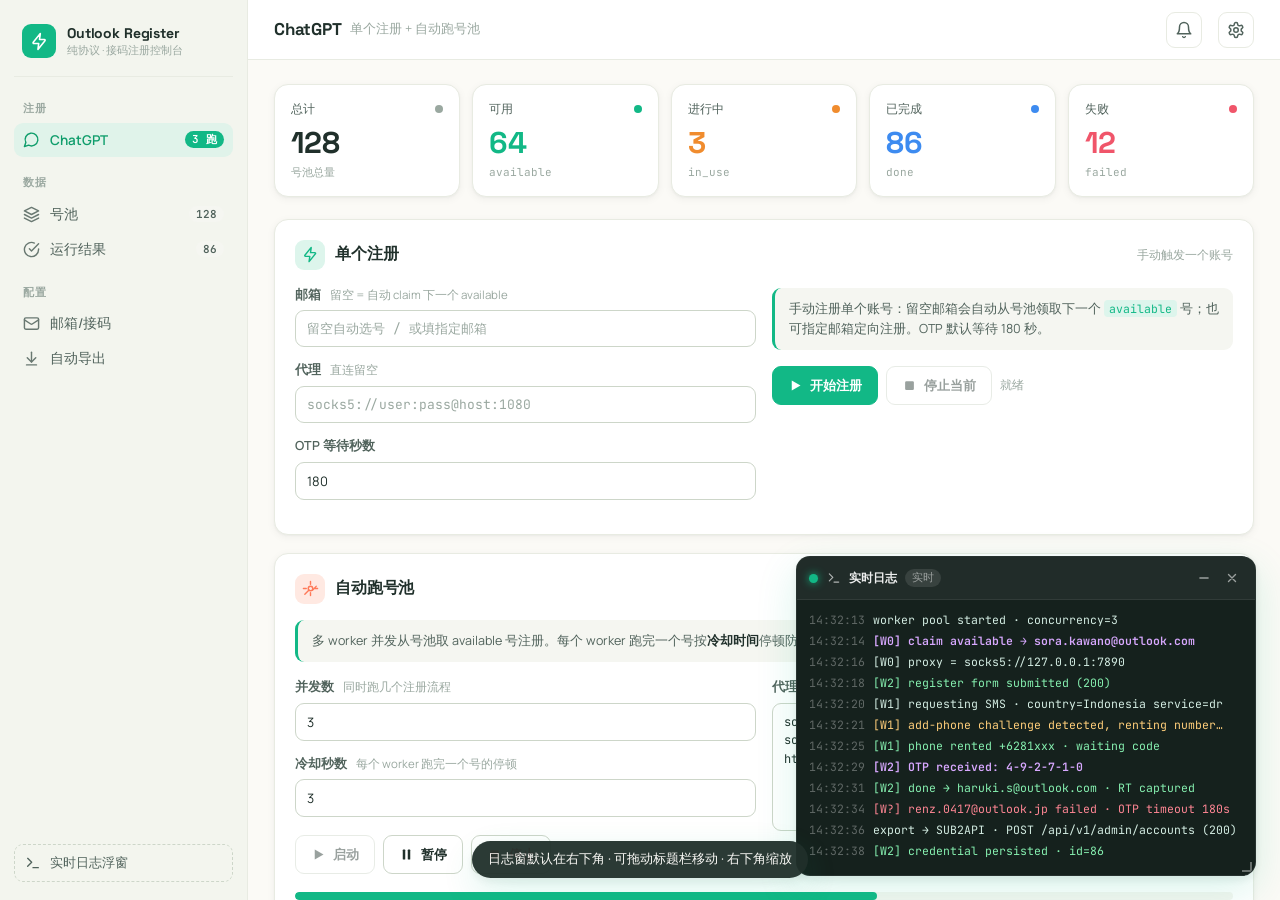
<file: Redesign Preview.html>
<!DOCTYPE html>
<html lang="zh-CN">
<head>
<meta charset="UTF-8">
<meta name="viewport" content="width=device-width,initial-scale=1.0">
<title>Outlook Register · 控制台</title>
<!--
  高保真设计稿 — 风格 E（柔彩活力：浅米 + 薄荷绿 + 珊瑚橙）
  布局：左侧导航（注册 / 数据 / 配置）+ 主内容区。日志 = 全局悬浮窗（拖拽/缩放/最小化）。
  导航结构：
    注册 → ChatGPT（单个注册 + 自动跑号池，同一页两块）
    数据 → 号池 / 运行结果（运行结果页内左右分栏：左 注册结果 · 右 运行记录）
    配置 → 邮箱来源 / SMS 接码 / 自动导出
  数据为假数据，用于看视觉方向，不接后端。
-->
<link rel="preconnect" href="https://fonts.googleapis.com">
<link rel="preconnect" href="https://fonts.gstatic.com" crossorigin>
<link href="https://fonts.googleapis.com/css2?family=Manrope:wght@400;500;600;700;800&family=Space+Grotesk:wght@400;500;600;700&family=JetBrains+Mono:wght@400;500;700&display=swap" rel="stylesheet">
<style>
/* ══════════════════════════════════════════════════════════════
   风格 E · 柔彩活力 —— 唯一主题，token 化便于后续接入真实页面
   ══════════════════════════════════════════════════════════════ */
:root {
  --font-ui: "Manrope", -apple-system, "PingFang SC", sans-serif;
  --font-display: "Space Grotesk", "Manrope", sans-serif;
  --font-mono: "JetBrains Mono", monospace;

  --bg: #fbfaf6;
  --surface: #ffffff;
  --surface-2: #f5f6f1;
  --surface-hover: #eef2ec;
  --nav-bg: #f3f5ee;
  --nav-active: #e0f3ea;
  --nav-active-text: #0f9d6b;

  --text: #20302b;
  --text-2: #51635c;
  --muted: #9aa8a0;
  --border: #e8ebe2;
  --border-strong: #cdd6c9;

  --accent: #12b886;
  --accent-hover: #0e9a72;
  --accent-soft: #ddf5ec;
  --on-accent: #ffffff;
  --accent-2: #ff7a59;
  --accent-2-soft: #ffe9e2;

  --ok: #12b886;   --ok-soft: #ddf5ec;
  --warn: #f08c2e; --warn-soft: #fdeedd;
  --bad: #f0556a;  --bad-soft: #fde1e5;
  --info: #3d8bf0; --info-soft: #e2eefd;

  --radius: 14px;
  --radius-sm: 9px;
  --radius-lg: 20px;
  --shadow-card: 0 2px 8px rgba(32,48,43,.05), 0 1px 2px rgba(32,48,43,.04);
  --shadow-float: 0 14px 40px rgba(18,184,134,.16), 0 4px 10px rgba(32,48,43,.08);
  --log-bg: #15211d;
  --log-text: #d3ece2;
}

* { box-sizing: border-box; }
.hidden { display: none !important; }

html, body { height: 100%; }
body {
  margin: 0;
  font-family: var(--font-ui);
  font-size: 14px;
  line-height: 1.5;
  background: var(--bg);
  color: var(--text);
  -webkit-font-smoothing: antialiased;
}

/* ── App 外框 ── */
.app { display: grid; grid-template-columns: 248px 1fr; height: 100vh; overflow: hidden; }

/* ── 左侧导航 ── */
.sidebar {
  background: var(--nav-bg);
  border-right: 1px solid var(--border);
  display: flex; flex-direction: column;
  padding: 18px 14px; gap: 4px; overflow-y: auto;
}
.brand {
  display: flex; align-items: center; gap: 11px;
  padding: 6px 8px 18px; margin-bottom: 6px;
  border-bottom: 1px solid var(--border);
}
.brand-mark {
  width: 34px; height: 34px; border-radius: var(--radius-sm);
  background: var(--accent); color: var(--on-accent);
  display: grid; place-items: center; flex-shrink: 0;
}
.brand-mark svg { width: 19px; height: 19px; }
.brand-text { display: flex; flex-direction: column; line-height: 1.25; min-width: 0; }
.brand-text .name { font-family: var(--font-display); font-weight: 700; font-size: 14px; letter-spacing: -.01em; white-space: nowrap; }
.brand-text .tag { font-size: 11px; color: var(--muted); white-space: nowrap; }

.nav-group { margin-top: 14px; }
.nav-group-label {
  font-size: 10.5px; font-weight: 600; text-transform: uppercase; letter-spacing: .08em;
  color: var(--muted); padding: 0 9px 6px;
}
.nav-item {
  display: flex; align-items: center; gap: 10px;
  padding: 8px 9px; border-radius: var(--radius-sm);
  color: var(--text-2); cursor: pointer; font-size: 13.5px; font-weight: 500;
  border: none; background: transparent; width: 100%; text-align: left;
  font-family: inherit; transition: background .14s, color .14s;
}
.nav-item svg { width: 17px; height: 17px; flex-shrink: 0; opacity: .85; }
.nav-item:hover { background: var(--surface-hover); color: var(--text); }
.nav-item.active { background: var(--nav-active); color: var(--nav-active-text); font-weight: 600; }
.nav-item.active svg { opacity: 1; }
.nav-badge {
  margin-left: auto; font-size: 11px; font-weight: 600; font-family: var(--font-mono);
  padding: 1px 7px; border-radius: 999px; background: var(--surface-2); color: var(--text-2);
}
.nav-item.active .nav-badge { background: var(--accent); color: var(--on-accent); }

.sidebar-foot { margin-top: auto; padding-top: 14px; }
.log-reopen {
  display: flex; align-items: center; gap: 9px; width: 100%;
  padding: 9px 10px; border-radius: var(--radius-sm);
  border: 1px dashed var(--border-strong); background: transparent;
  color: var(--text-2); cursor: pointer; font-family: inherit; font-size: 12.5px; font-weight: 500;
  transition: all .14s;
}
.log-reopen:hover { border-color: var(--accent); color: var(--accent); }
.log-reopen svg { width: 16px; height: 16px; }

/* ── 右侧主区 ── */
.main { display: flex; flex-direction: column; overflow: hidden; }
.topbar {
  display: flex; align-items: center; gap: 16px;
  padding: 0 26px; height: 60px; flex-shrink: 0;
  border-bottom: 1px solid var(--border); background: var(--surface);
}
.page-title { font-family: var(--font-display); font-size: 17px; font-weight: 700; letter-spacing: -.01em; }
.page-sub { font-size: 12.5px; color: var(--muted); margin-left: -8px; }
.topbar-spacer { flex: 1; }
.icon-btn {
  width: 36px; height: 36px; display: grid; place-items: center;
  border-radius: var(--radius-sm); border: 1px solid var(--border);
  background: var(--surface); color: var(--text-2); cursor: pointer; transition: all .14s;
}
.icon-btn:hover { color: var(--accent); border-color: var(--accent); }
.icon-btn svg { width: 18px; height: 18px; }

.content { flex: 1; overflow-y: auto; padding: 24px 26px 60px; }
.page { display: none; }
.page.active { display: block; animation: fade .25s ease; }
@keyframes fade { from { opacity: 0; transform: translateY(6px); } to { opacity: 1; transform: none; } }

/* ── KPI 状态条 ── */
.kpis { display: grid; grid-template-columns: repeat(5, 1fr); gap: 12px; margin-bottom: 22px; }
.kpi {
  background: var(--surface); border: 1px solid var(--border); border-radius: var(--radius);
  padding: 15px 16px; box-shadow: var(--shadow-card);
}
.kpi .k-top { display: flex; align-items: center; justify-content: space-between; margin-bottom: 10px; }
.kpi .k-label { font-size: 12px; color: var(--text-2); font-weight: 500; }
.kpi .k-dot { width: 8px; height: 8px; border-radius: 50%; }
.kpi .k-val { font-family: var(--font-display); font-size: 30px; font-weight: 700; letter-spacing: -.02em; line-height: 1; }
.kpi.t-total .k-val { color: var(--text); }
.kpi.t-ok   .k-val { color: var(--ok); }   .kpi.t-ok   .k-dot { background: var(--ok); }
.kpi.t-warn .k-val { color: var(--warn); } .kpi.t-warn .k-dot { background: var(--warn); }
.kpi.t-info .k-val { color: var(--info); } .kpi.t-info .k-dot { background: var(--info); }
.kpi.t-bad  .k-val { color: var(--bad); }  .kpi.t-bad  .k-dot { background: var(--bad); }
.kpi .k-foot { font-size: 11px; color: var(--muted); margin-top: 6px; font-family: var(--font-mono); }

/* ── 卡片 ── */
.card {
  background: var(--surface); border: 1px solid var(--border); border-radius: var(--radius);
  box-shadow: var(--shadow-card); padding: 20px; margin-bottom: 18px;
}
.card-head { display: flex; align-items: center; gap: 10px; margin-bottom: 16px; }
.card-head .ch-icon {
  width: 30px; height: 30px; border-radius: var(--radius-sm);
  background: var(--accent-soft); color: var(--accent); display: grid; place-items: center; flex-shrink: 0;
}
.card-head .ch-icon.alt { background: var(--accent-2-soft); color: var(--accent-2); }
.card-head .ch-icon svg { width: 17px; height: 17px; }
.card-head h2 { margin: 0; font-family: var(--font-display); font-size: 15.5px; font-weight: 700; letter-spacing: -.01em; }
.card-head .ch-sub { font-size: 12px; color: var(--muted); margin-left: auto; }

.grid-2 { display: grid; grid-template-columns: 1fr 1fr; gap: 16px; }
@media (max-width: 1180px){ .grid-2 { grid-template-columns: 1fr; } }

/* 运行结果页：左右分栏（左 注册结果 宽，右 运行记录 窄） */
.split-2 { display: grid; grid-template-columns: 1.35fr 1fr; gap: 16px; align-items: start; }
@media (max-width: 1240px){ .split-2 { grid-template-columns: 1fr; } }

/* ── 表单 ── */
.field { margin-bottom: 14px; }
.field > label { display: block; font-size: 12.5px; font-weight: 600; color: var(--text-2); margin-bottom: 6px; }
.field .hint-inline { font-weight: 400; color: var(--muted); margin-left: 6px; font-size: 11.5px; }
input[type=text], input[type=password], input[type=number], select, textarea {
  width: 100%; font-family: var(--font-ui); font-size: 13px; color: var(--text);
  background: var(--surface); border: 1px solid var(--border-strong); border-radius: var(--radius-sm);
  padding: 9px 11px; transition: border-color .14s, box-shadow .14s;
}
textarea { resize: vertical; font-family: var(--font-mono); font-size: 12px; line-height: 1.55; }
input::placeholder, textarea::placeholder { color: var(--muted); }
input:focus, select:focus, textarea:focus { outline: none; border-color: var(--accent); box-shadow: 0 0 0 3px var(--accent-soft); }
.field-mono input { font-family: var(--font-mono); }

/* ── 按钮 ── */
.btn {
  display: inline-flex; align-items: center; gap: 7px;
  font-family: var(--font-ui); font-size: 13px; font-weight: 600;
  padding: 9px 15px; border-radius: var(--radius-sm);
  border: 1px solid var(--border-strong); background: var(--surface); color: var(--text);
  cursor: pointer; transition: all .14s; white-space: nowrap;
}
.btn svg { width: 15px; height: 15px; }
.btn:hover { border-color: var(--accent); color: var(--accent); background: var(--surface-hover); }
.btn-primary { background: var(--accent); color: var(--on-accent); border-color: var(--accent); }
.btn-primary:hover { background: var(--accent-hover); border-color: var(--accent-hover); color: var(--on-accent); }
.btn-ghost { background: transparent; border-color: transparent; }
.btn-ghost:hover { background: var(--surface-hover); }
.btn-danger { color: var(--bad); border-color: var(--border-strong); }
.btn-danger:hover { background: var(--bad-soft); border-color: var(--bad); color: var(--bad); }
.btn-sm { padding: 6px 11px; font-size: 12px; }
.btn:disabled { opacity: .45; cursor: not-allowed; }

.toolbar { display: flex; align-items: center; gap: 8px; flex-wrap: wrap; margin-bottom: 14px; }
.toolbar .tb-spacer { flex: 1; }

/* ── 段控 ── */
.seg { display: inline-flex; gap: 2px; padding: 3px; background: var(--surface-2); border-radius: var(--radius-sm); border: 1px solid var(--border); }
.seg button {
  border: none; background: transparent; padding: 5px 12px; border-radius: calc(var(--radius-sm) - 2px);
  font-family: inherit; font-size: 12.5px; font-weight: 600; color: var(--text-2); cursor: pointer; transition: all .14s;
}
.seg button.active { background: var(--surface); color: var(--accent); box-shadow: var(--shadow-card); }

/* ── 表格 ── */
.table-wrap { border: 1px solid var(--border); border-radius: var(--radius); overflow: hidden; background: var(--surface); }
table { width: 100%; border-collapse: collapse; font-size: 12.5px; }
thead th {
  text-align: left; padding: 11px 14px; font-size: 11px; font-weight: 600;
  text-transform: uppercase; letter-spacing: .04em; color: var(--muted);
  background: var(--surface-2); border-bottom: 1px solid var(--border); white-space: nowrap;
}
tbody td { padding: 11px 14px; border-bottom: 1px solid var(--border); color: var(--text-2); }
tbody tr:last-child td { border-bottom: none; }
tbody tr { transition: background .12s; }
tbody tr:hover { background: var(--surface-hover); }
.cell-mono { font-family: var(--font-mono); font-size: 11.5px; color: var(--text); }
.cell-email { font-weight: 600; color: var(--text); }
.cell-token {
  font-family: var(--font-mono); font-size: 11px; color: var(--muted);
  max-width: 140px; overflow: hidden; text-overflow: ellipsis; white-space: nowrap;
  display: inline-block; vertical-align: middle;
}
td.col-check, th.col-check { width: 38px; text-align: center; }
input[type=checkbox] { width: 15px; height: 15px; accent-color: var(--accent); cursor: pointer; }

.badge {
  display: inline-flex; align-items: center; gap: 5px;
  font-size: 11px; font-weight: 600; padding: 3px 9px; border-radius: 999px; font-family: var(--font-ui);
}
.badge::before { content: ""; width: 6px; height: 6px; border-radius: 50%; }
.badge.s-available { background: var(--ok-soft); color: var(--ok); }   .badge.s-available::before { background: var(--ok); }
.badge.s-in_use { background: var(--warn-soft); color: var(--warn); }  .badge.s-in_use::before { background: var(--warn); }
.badge.s-done { background: var(--info-soft); color: var(--info); }    .badge.s-done::before { background: var(--info); }
.badge.s-failed { background: var(--bad-soft); color: var(--bad); }    .badge.s-failed::before { background: var(--bad); }
.badge.s-running { background: var(--warn-soft); color: var(--warn); } .badge.s-running::before { background: var(--warn); }

.row-actions { display: flex; gap: 4px; }
.row-actions button {
  width: 28px; height: 28px; display: grid; place-items: center;
  border: 1px solid var(--border); background: var(--surface); border-radius: var(--radius-sm);
  color: var(--muted); cursor: pointer; transition: all .14s;
}
.row-actions button:hover { color: var(--accent); border-color: var(--accent); }
.row-actions button.danger:hover { color: var(--bad); border-color: var(--bad); }
.row-actions svg { width: 14px; height: 14px; }

/* ── 提示条 ── */
.hint {
  font-size: 12.5px; color: var(--text-2); line-height: 1.6;
  background: var(--surface-2); border-left: 3px solid var(--accent);
  padding: 11px 14px; border-radius: var(--radius-sm); margin-bottom: 16px;
}
.hint code { font-family: var(--font-mono); font-size: 11.5px; background: var(--accent-soft); color: var(--accent); padding: 1px 5px; border-radius: 4px; }
.hint b { color: var(--text); }

fieldset { border: 1px solid var(--border); border-radius: var(--radius); padding: 16px; margin: 0 0 16px; }
legend { font-family: var(--font-display); font-weight: 700; font-size: 13px; padding: 0 8px; color: var(--text); letter-spacing: -.01em; }
.check-line { display: flex; align-items: flex-start; gap: 9px; padding: 8px 0; cursor: pointer; }
.check-line input { margin-top: 2px; }
.check-line .cl-text { font-size: 13px; }
.check-line .cl-text b { font-weight: 600; }
.check-line .cl-text small { display: block; color: var(--muted); font-size: 11.5px; margin-top: 2px; }

/* 进度条 */
.progress { height: 8px; border-radius: 999px; background: var(--surface-2); overflow: hidden; margin: 4px 0; }
.progress > i { display: block; height: 100%; background: var(--accent); border-radius: 999px; }
.worker-row { display: flex; align-items: center; gap: 10px; padding: 9px 12px; background: var(--surface-2); border-radius: var(--radius-sm); margin-top: 8px; font-size: 12.5px; }
.worker-row .w-id { font-family: var(--font-mono); font-weight: 600; color: var(--accent); }
.worker-row .w-mail { font-family: var(--font-mono); color: var(--text-2); }
.worker-row .w-stage { margin-left: auto; color: var(--muted); }

/* 分区分隔（ChatGPT 页内两块之间） */
.section-split { height: 1px; background: var(--border); margin: 22px 0; border: none; }

/* ══════════════════════════════════════════════════════════════
   全局悬浮日志窗
   ══════════════════════════════════════════════════════════════ */
.logwin {
  position: fixed; width: 460px; height: 320px; min-width: 320px; min-height: 140px;
  background: var(--log-bg); border-radius: var(--radius); box-shadow: var(--shadow-float);
  display: flex; flex-direction: column; overflow: hidden; z-index: 900;
  border: 1px solid rgba(255,255,255,.08);
}
.logwin.minimized { height: auto !important; }
.logwin.minimized .logwin-body, .logwin.minimized .logwin-resize { display: none; }
.logwin-head {
  display: flex; align-items: center; gap: 9px; padding: 9px 12px; cursor: grab;
  background: rgba(255,255,255,.05); border-bottom: 1px solid rgba(255,255,255,.07); user-select: none;
}
.logwin-head:active { cursor: grabbing; }
.logwin.minimized .logwin-head { border-bottom: none; }
.logwin-dot { width: 9px; height: 9px; border-radius: 50%; background: var(--ok); box-shadow: 0 0 8px var(--ok); flex-shrink: 0; }
.logwin-title { font-family: var(--font-mono); font-size: 12px; font-weight: 600; color: rgba(255,255,255,.92); display: flex; align-items: center; gap: 8px; }
.logwin-title .lw-count { font-size: 10.5px; font-weight: 500; color: rgba(255,255,255,.5); background: rgba(255,255,255,.1); padding: 1px 7px; border-radius: 999px; }
.logwin-tools { margin-left: auto; display: flex; gap: 4px; }
.logwin-tools button { width: 24px; height: 24px; display: grid; place-items: center; border: none; background: transparent; color: rgba(255,255,255,.55); border-radius: 6px; cursor: pointer; transition: all .14s; }
.logwin-tools button:hover { background: rgba(255,255,255,.14); color: #fff; }
.logwin-tools svg { width: 14px; height: 14px; }
.logwin-body { flex: 1; overflow-y: auto; padding: 10px 12px; font-family: var(--font-mono); font-size: 11.5px; line-height: 1.65; color: var(--log-text); }
.logwin-body::-webkit-scrollbar { width: 8px; }
.logwin-body::-webkit-scrollbar-thumb { background: rgba(255,255,255,.15); border-radius: 4px; }
.log-line { white-space: pre-wrap; word-break: break-all; padding: 1px 0; }
.log-line .ts { color: rgba(255,255,255,.32); margin-right: 8px; }
.log-line.err .msg { color: #ff8694; }
.log-line.warn .msg { color: #ffce7a; }
.log-line.ok .msg { color: #86f0b0; }
.log-line.evt .msg { color: #d8a8ff; font-weight: 600; }
.log-line.info .msg { color: var(--log-text); }
.logwin-resize { position: absolute; right: 0; bottom: 0; width: 18px; height: 18px; cursor: nwse-resize; z-index: 2; }
.logwin-resize::after { content: ""; position: absolute; right: 3px; bottom: 3px; width: 8px; height: 8px; border-right: 2px solid rgba(255,255,255,.35); border-bottom: 2px solid rgba(255,255,255,.35); }

.log-fab {
  position: fixed; right: 24px; bottom: 24px; z-index: 901;
  display: flex; align-items: center; gap: 8px; padding: 11px 16px; border-radius: 999px;
  background: var(--accent); color: var(--on-accent); border: none; box-shadow: var(--shadow-float);
  cursor: pointer; font-family: var(--font-ui); font-size: 13px; font-weight: 600;
}
.log-fab svg { width: 17px; height: 17px; }

.content::-webkit-scrollbar, .sidebar::-webkit-scrollbar { width: 10px; }
.content::-webkit-scrollbar-thumb, .sidebar::-webkit-scrollbar-thumb { background: var(--border-strong); border-radius: 5px; border: 3px solid var(--bg); }

.demo-tip {
  position: fixed; left: 50%; bottom: 22px; transform: translateX(-50%);
  background: var(--text); color: var(--bg); padding: 9px 16px; border-radius: 999px;
  font-size: 12.5px; font-weight: 500; box-shadow: var(--shadow-float); z-index: 950;
  opacity: 0; pointer-events: none; transition: opacity .3s; white-space: nowrap;
}
.demo-tip.show { opacity: .95; }
</style>
</head>
<body>

<!-- ══════════ SVG 图标库（线性图标）══════════ -->
<svg width="0" height="0" style="position:absolute" aria-hidden="true">
  <symbol id="i-bolt" viewBox="0 0 24 24" fill="none" stroke="currentColor" stroke-width="2" stroke-linecap="round" stroke-linejoin="round"><path d="M13 2L4.09 12.97a1 1 0 0 0 .76 1.63H11l-1 7.4 8.91-10.97a1 1 0 0 0-.76-1.63H12l1-6.8z"/></symbol>
  <symbol id="i-layers" viewBox="0 0 24 24" fill="none" stroke="currentColor" stroke-width="2" stroke-linecap="round" stroke-linejoin="round"><path d="M12 2 2 7l10 5 10-5-10-5z"/><path d="m2 17 10 5 10-5"/><path d="m2 12 10 5 10-5"/></symbol>
  <symbol id="i-check-circle" viewBox="0 0 24 24" fill="none" stroke="currentColor" stroke-width="2" stroke-linecap="round" stroke-linejoin="round"><path d="M22 11.08V12a10 10 0 1 1-5.93-9.14"/><path d="m9 11 3 3L22 4"/></symbol>
  <symbol id="i-history" viewBox="0 0 24 24" fill="none" stroke="currentColor" stroke-width="2" stroke-linecap="round" stroke-linejoin="round"><path d="M3 12a9 9 0 1 0 9-9 9.75 9.75 0 0 0-6.74 2.74L3 8"/><path d="M3 3v5h5"/><path d="M12 7v5l4 2"/></symbol>
  <symbol id="i-mail" viewBox="0 0 24 24" fill="none" stroke="currentColor" stroke-width="2" stroke-linecap="round" stroke-linejoin="round"><rect width="20" height="16" x="2" y="4" rx="2"/><path d="m22 7-8.97 5.7a1.94 1.94 0 0 1-2.06 0L2 7"/></symbol>
  <symbol id="i-phone" viewBox="0 0 24 24" fill="none" stroke="currentColor" stroke-width="2" stroke-linecap="round" stroke-linejoin="round"><rect width="14" height="20" x="5" y="2" rx="2"/><path d="M12 18h.01"/></symbol>
  <symbol id="i-upload" viewBox="0 0 24 24" fill="none" stroke="currentColor" stroke-width="2" stroke-linecap="round" stroke-linejoin="round"><path d="M21 15v4a2 2 0 0 1-2 2H5a2 2 0 0 1-2-2v-4"/><path d="M17 8l-5-5-5 5"/><path d="M12 3v12"/></symbol>
  <symbol id="i-terminal" viewBox="0 0 24 24" fill="none" stroke="currentColor" stroke-width="2" stroke-linecap="round" stroke-linejoin="round"><path d="m4 17 6-6-6-6"/><path d="M12 19h8"/></symbol>
  <symbol id="i-refresh" viewBox="0 0 24 24" fill="none" stroke="currentColor" stroke-width="2" stroke-linecap="round" stroke-linejoin="round"><path d="M3 12a9 9 0 0 1 9-9 9.75 9.75 0 0 1 6.74 2.74L21 8"/><path d="M21 3v5h-5"/><path d="M21 12a9 9 0 0 1-9 9 9.75 9.75 0 0 1-6.74-2.74L3 16"/><path d="M8 16H3v5"/></symbol>
  <symbol id="i-trash" viewBox="0 0 24 24" fill="none" stroke="currentColor" stroke-width="2" stroke-linecap="round" stroke-linejoin="round"><path d="M3 6h18"/><path d="M19 6v14a2 2 0 0 1-2 2H7a2 2 0 0 1-2-2V6m3 0V4a2 2 0 0 1 2-2h4a2 2 0 0 1 2 2v2"/></symbol>
  <symbol id="i-copy" viewBox="0 0 24 24" fill="none" stroke="currentColor" stroke-width="2" stroke-linecap="round" stroke-linejoin="round"><rect width="14" height="14" x="8" y="8" rx="2"/><path d="M4 16c-1.1 0-2-.9-2-2V4c0-1.1.9-2 2-2h10c1.1 0 2 .9 2 2"/></symbol>
  <symbol id="i-eye" viewBox="0 0 24 24" fill="none" stroke="currentColor" stroke-width="2" stroke-linecap="round" stroke-linejoin="round"><path d="M2 12s3-7 10-7 10 7 10 7-3 7-10 7-10-7-10-7z"/><circle cx="12" cy="12" r="3"/></symbol>
  <symbol id="i-play" viewBox="0 0 24 24" fill="currentColor"><path d="M6 4l14 8-14 8V4z"/></symbol>
  <symbol id="i-stop" viewBox="0 0 24 24" fill="currentColor"><rect x="5" y="5" width="14" height="14" rx="2"/></symbol>
  <symbol id="i-pause" viewBox="0 0 24 24" fill="currentColor"><rect x="6" y="4" width="4" height="16" rx="1"/><rect x="14" y="4" width="4" height="16" rx="1"/></symbol>
  <symbol id="i-minus" viewBox="0 0 24 24" fill="none" stroke="currentColor" stroke-width="2.4" stroke-linecap="round"><path d="M5 12h14"/></symbol>
  <symbol id="i-x" viewBox="0 0 24 24" fill="none" stroke="currentColor" stroke-width="2.4" stroke-linecap="round"><path d="M18 6 6 18M6 6l12 12"/></symbol>
  <symbol id="i-settings" viewBox="0 0 24 24" fill="none" stroke="currentColor" stroke-width="2" stroke-linecap="round" stroke-linejoin="round"><path d="M12.22 2h-.44a2 2 0 0 0-2 2v.18a2 2 0 0 1-1 1.73l-.43.25a2 2 0 0 1-2 0l-.15-.08a2 2 0 0 0-2.73.73l-.22.38a2 2 0 0 0 .73 2.73l.15.1a2 2 0 0 1 1 1.72v.51a2 2 0 0 1-1 1.74l-.15.09a2 2 0 0 0-.73 2.73l.22.38a2 2 0 0 0 2.73.73l.15-.08a2 2 0 0 1 2 0l.43.25a2 2 0 0 1 1 1.73V20a2 2 0 0 0 2 2h.44a2 2 0 0 0 2-2v-.18a2 2 0 0 1 1-1.73l.43-.25a2 2 0 0 1 2 0l.15.08a2 2 0 0 0 2.73-.73l.22-.39a2 2 0 0 0-.73-2.73l-.15-.08a2 2 0 0 1-1-1.74v-.5a2 2 0 0 1 1-1.74l.15-.09a2 2 0 0 0 .73-2.73l-.22-.38a2 2 0 0 0-2.73-.73l-.15.08a2 2 0 0 1-2 0l-.43-.25a2 2 0 0 1-1-1.73V4a2 2 0 0 0-2-2z"/><circle cx="12" cy="12" r="3"/></symbol>
  <symbol id="i-export" viewBox="0 0 24 24" fill="none" stroke="currentColor" stroke-width="2" stroke-linecap="round" stroke-linejoin="round"><path d="M12 17V3"/><path d="m6 11 6 6 6-6"/><path d="M19 21H5"/></symbol>
  <symbol id="i-plug" viewBox="0 0 24 24" fill="none" stroke="currentColor" stroke-width="2" stroke-linecap="round" stroke-linejoin="round"><path d="M12 22v-5"/><path d="M9 8V2"/><path d="M15 8V2"/><path d="M18 8v5a4 4 0 0 1-4 4h-4a4 4 0 0 1-4-4V8z"/></symbol>
  <symbol id="i-bell" viewBox="0 0 24 24" fill="none" stroke="currentColor" stroke-width="2" stroke-linecap="round" stroke-linejoin="round"><path d="M6 8a6 6 0 0 1 12 0c0 7 3 9 3 9H3s3-2 3-9"/><path d="M10.3 21a1.94 1.94 0 0 0 3.4 0"/></symbol>
  <symbol id="i-spark" viewBox="0 0 24 24" fill="none" stroke="currentColor" stroke-width="2" stroke-linecap="round" stroke-linejoin="round"><path d="M9.94 14.06 4 20m11.06-5.94L20 9m-8-7v4m0 12v4m10-10h-4M6 12H2"/><circle cx="12" cy="12" r="3.2"/></symbol>
  <symbol id="i-message" viewBox="0 0 24 24" fill="none" stroke="currentColor" stroke-width="2" stroke-linecap="round" stroke-linejoin="round"><path d="M7.9 20A9 9 0 1 0 4 16.1L2 22z"/></symbol>
</svg>

<div class="app">
  <!-- ════════ 左侧导航 ════════ -->
  <aside class="sidebar">
    <div class="brand">
      <div class="brand-mark"><svg><use href="#i-bolt"/></svg></div>
      <div class="brand-text">
        <span class="name">Outlook Register</span>
        <span class="tag">纯协议 · 接码注册控制台</span>
      </div>
    </div>

    <nav class="nav-group">
      <div class="nav-group-label">注册</div>
      <button class="nav-item active" data-page="chatgpt">
        <svg><use href="#i-message"/></svg> ChatGPT
        <span class="nav-badge">3 跑</span>
      </button>
    </nav>

    <nav class="nav-group">
      <div class="nav-group-label">数据</div>
      <button class="nav-item" data-page="pool">
        <svg><use href="#i-layers"/></svg> 号池
        <span class="nav-badge">128</span>
      </button>
      <button class="nav-item" data-page="results">
        <svg><use href="#i-check-circle"/></svg> 运行结果
        <span class="nav-badge">86</span>
      </button>
    </nav>

    <nav class="nav-group">
      <div class="nav-group-label">配置</div>
      <button class="nav-item" data-page="mailsms">
        <svg><use href="#i-mail"/></svg> 邮箱/接码
      </button>
      <button class="nav-item" data-page="export">
        <svg><use href="#i-export"/></svg> 自动导出
      </button>
    </nav>

    <div class="sidebar-foot">
      <button class="log-reopen" id="navLogToggle">
        <svg><use href="#i-terminal"/></svg> 实时日志浮窗
      </button>
    </div>
  </aside>

  <!-- ════════ 右侧主区 ════════ -->
  <div class="main">
    <header class="topbar">
      <span class="page-title" id="pageTitle">ChatGPT</span>
      <span class="page-sub" id="pageSub">单个注册 + 自动跑号池</span>
      <div class="topbar-spacer"></div>
      <button class="icon-btn" title="通知"><svg><use href="#i-bell"/></svg></button>
      <button class="icon-btn" title="设置"><svg><use href="#i-settings"/></svg></button>
    </header>

    <div class="content" id="content"></div>
  </div>
</div>

<!-- ════════ 全局悬浮日志窗 ════════ -->
<div class="logwin" id="logwin">
  <div class="logwin-head" id="logwinHead">
    <span class="logwin-dot"></span>
    <span class="logwin-title">
      <svg width="14" height="14" style="opacity:.7"><use href="#i-terminal"/></svg>
      实时日志
      <span class="lw-count" id="logCount">实时</span>
    </span>
    <div class="logwin-tools">
      <button id="logMin" title="最小化"><svg><use href="#i-minus"/></svg></button>
      <button id="logClose" title="关闭"><svg><use href="#i-x"/></svg></button>
    </div>
  </div>
  <div class="logwin-body" id="logBody"></div>
  <div class="logwin-resize" id="logResize"></div>
</div>

<button class="log-fab hidden" id="logFab">
  <svg><use href="#i-terminal"/></svg> 打开日志
</button>

<div class="demo-tip" id="demoTip"></div>

<script>
// ════════════════════════════════════════════════════════════
// 假数据
// ════════════════════════════════════════════════════════════
const POOL = [
  { email: "charles8821@outlook.jp", status: "available", reason: "" },
  { email: "mika.tanaka042@outlook.com", status: "in_use", reason: "" },
  { email: "yuki_h99@hotmail.com", status: "done", reason: "" },
  { email: "renz.0417@outlook.jp", status: "failed", reason: "OTP 超时（180s）" },
  { email: "sora.kawano@outlook.com", status: "available", reason: "" },
  { email: "akira_m@hotmail.co.jp", status: "done", reason: "" },
  { email: "nina.petrova7@outlook.com", status: "failed", reason: "add-phone 风控拦截" },
  { email: "leo.fischer22@outlook.jp", status: "available", reason: "" },
  { email: "haruki.s@outlook.com", status: "in_use", reason: "" },
  { email: "emma.dubois3@hotmail.com", status: "done", reason: "" },
];
const RESULTS = [
  { email: "yuki_h99@hotmail.com", at: "06-26 14:32", at_token: "eyJhbGciOiJSUzI1NiIsInR5cCI6IkpXVCJ9.eyJzdWIi", st: "sess-AbqK9x2mLpZ", rt: "M.C538_BAY.0.U.-Cm9Xq2", hasRt: true },
  { email: "akira_m@hotmail.co.jp", at: "06-26 14:18", at_token: "eyJhbGciOiJSUzI1NiIsInR5cCI6IkpXVCJ9.eyJpc3Mi", st: "sess-Pw82nMq04Lz", rt: "M.C107_BL2.0.U.-Ak72mn", hasRt: true },
  { email: "emma.dubois3@hotmail.com", at: "06-26 13:55", at_token: "eyJhbGciOiJSUzI1NiIsInR5cCI6IkpXVCJ9.eyJhdWQi", st: "sess-Lk93mzQ81Xc", rt: "", hasRt: false },
  { email: "haruki.matsu@outlook.jp", at: "06-26 13:40", at_token: "eyJhbGciOiJSUzI1NiIsInR5cCI6IkpXVCJ9.eyJleHAi", st: "sess-Zx01pqW73Nv", rt: "M.C538_SN1.0.U.-Hm03kx", hasRt: true },
  { email: "lucas.weber5@outlook.com", at: "06-26 13:22", at_token: "eyJhbGciOiJSUzI1NiIsInR5cCI6IkpXVCJ9.eyJraWQi", st: "sess-Qm71vbN92Kp", rt: "M.C512_BL2.0.U.-Tn88pq", hasRt: true },
];
const RUNS = [
  { id: "run_8f3a21", email: "yuki_h99@hotmail.com", status: "done", at: "14:30:12", err: "" },
  { id: "run_7b1c09", email: "renz.0417@outlook.jp", status: "failed", at: "14:22:48", err: "OTP 超时" },
  { id: "run_6a9e44", email: "haruki.s@outlook.com", status: "running", at: "14:35:01", err: "" },
  { id: "run_5d2f81", email: "akira_m@hotmail.co.jp", status: "done", at: "14:15:33", err: "" },
  { id: "run_4c8a17", email: "nina.petrova7@outlook.com", status: "failed", at: "14:08:55", err: "风控拦截" },
  { id: "run_3b6e92", email: "emma.dubois3@hotmail.com", status: "done", at: "13:55:20", err: "" },
];

const PAGE_META = {
  chatgpt: ["ChatGPT", "单个注册 + 自动跑号池"],
  pool:    ["号池", "Outlook 接码号的导入与状态管理"],
  results: ["运行结果", "注册凭证 + 执行历史"],
  mailsms: ["邮箱/接码", "OTP 收件通道（邮箱）+ 手机验证通道（SMS）"],
  export:  ["自动导出", "注册成功后把凭证推送到 CPA / SUB2API 面板"],
};

// ════════════════════════════════════════════════════════════
// 渲染辅助
// ════════════════════════════════════════════════════════════
function statusBadge(s){
  const label = { available:"available", in_use:"in_use", done:"done", failed:"failed", running:"running" }[s] || s;
  return `<span class="badge s-${s}">${label}</span>`;
}
function rowAction(icon, cls=""){ return `<button class="${cls}"><svg><use href="#i-${icon}"/></svg></button>`; }

function kpiBar(){
  return `<div class="kpis">
    <div class="kpi t-total"><div class="k-top"><span class="k-label">总计</span><span class="k-dot" style="background:var(--muted)"></span></div><div class="k-val">128</div><div class="k-foot">号池总量</div></div>
    <div class="kpi t-ok"><div class="k-top"><span class="k-label">可用</span><span class="k-dot"></span></div><div class="k-val">64</div><div class="k-foot">available</div></div>
    <div class="kpi t-warn"><div class="k-top"><span class="k-label">进行中</span><span class="k-dot"></span></div><div class="k-val">3</div><div class="k-foot">in_use</div></div>
    <div class="kpi t-info"><div class="k-top"><span class="k-label">已完成</span><span class="k-dot"></span></div><div class="k-val">86</div><div class="k-foot">done</div></div>
    <div class="kpi t-bad"><div class="k-top"><span class="k-label">失败</span><span class="k-dot"></span></div><div class="k-val">12</div><div class="k-foot">failed</div></div>
  </div>`;
}

// ════════════════════════════════════════════════════════════
// 页面模板
// ════════════════════════════════════════════════════════════
const TEMPLATES = {
  // —— 注册 → ChatGPT：单个注册 + 自动跑号池，同一页两块 ——
  chatgpt: () => `
    ${kpiBar()}

    <div class="card">
      <div class="card-head">
        <div class="ch-icon"><svg><use href="#i-bolt"/></svg></div>
        <h2>单个注册</h2>
        <span class="ch-sub">手动触发一个账号</span>
      </div>
      <div class="grid-2">
        <div>
          <div class="field field-mono">
            <label>邮箱 <span class="hint-inline">留空 = 自动 claim 下一个 available</span></label>
            <input type="text" placeholder="留空自动选号 / 或填指定邮箱">
          </div>
          <div class="field field-mono">
            <label>代理 <span class="hint-inline">直连留空</span></label>
            <input type="text" placeholder="socks5://user:pass@host:1080">
          </div>
          <div class="field">
            <label>OTP 等待秒数</label>
            <input type="number" value="180" min="30" max="600">
          </div>
        </div>
        <div>
          <div class="hint" style="margin-top:2px">手动注册单个账号：留空邮箱会自动从号池领取下一个 <code>available</code> 号；也可指定邮箱定向注册。OTP 默认等待 180 秒。</div>
          <div class="toolbar" style="margin-top:6px">
            <button class="btn btn-primary"><svg><use href="#i-play"/></svg> 开始注册</button>
            <button class="btn" disabled><svg><use href="#i-stop"/></svg> 停止当前</button>
            <span style="font-size:12px;color:var(--muted)">就绪</span>
          </div>
        </div>
      </div>
    </div>

    <div class="card">
      <div class="card-head">
        <div class="ch-icon alt"><svg><use href="#i-spark"/></svg></div>
        <h2>自动跑号池</h2>
        <span class="ch-sub" style="color:var(--ok);font-weight:600">● 运行中 · 3 worker</span>
      </div>
      <div class="hint">多 worker 并发从号池取 available 号注册。每个 worker 跑完一个号按<b>冷却时间</b>停顿防风控；<b>代理池</b>按行轮流分配给各 worker。</div>
      <div class="grid-2">
        <div>
          <div class="field"><label>并发数 <span class="hint-inline">同时跑几个注册流程</span></label><input type="number" value="3" min="1" max="20"></div>
          <div class="field"><label>冷却秒数 <span class="hint-inline">每个 worker 跑完一个号的停顿</span></label><input type="number" value="3" min="0" max="120"></div>
        </div>
        <div class="field field-mono" style="display:flex;flex-direction:column;margin-bottom:0">
          <label>代理池 <span class="hint-inline">每行一个，worker 顺序轮取</span></label>
          <textarea rows="5" style="flex:1">socks5://127.0.0.1:7890
socks5://127.0.0.1:7891
http://gw.proxy.io:8080</textarea>
        </div>
      </div>
      <div class="toolbar" style="margin:4px 0 18px">
        <button class="btn" disabled><svg><use href="#i-play"/></svg> 启动</button>
        <button class="btn"><svg><use href="#i-pause"/></svg> 暂停</button>
        <button class="btn btn-danger"><svg><use href="#i-stop"/></svg> 停止</button>
        <div class="tb-spacer"></div>
        <span style="font-size:12.5px;color:var(--text-2);font-weight:600">本批次已完成 24 / 失败 5</span>
      </div>
      <div class="progress"><i style="width:62%"></i></div>
      <div style="font-size:12px;color:var(--muted);font-family:var(--font-mono);margin:6px 0 10px">24 / 39 完成 · 62%</div>
      <div class="worker-row"><span class="w-id">W0</span><span class="w-mail">sora.kawano@outlook.com</span><span class="w-stage">等待 OTP…</span></div>
      <div class="worker-row"><span class="w-id">W1</span><span class="w-mail">leo.fischer22@outlook.jp</span><span class="w-stage">add-phone 验证中…</span></div>
      <div class="worker-row"><span class="w-id">W2</span><span class="w-mail">haruki.s@outlook.com</span><span class="w-stage">提交注册表单…</span></div>
    </div>`,

  // —— 数据 → 号池 ——
  pool: () => `
    ${kpiBar()}
    <div class="card">
      <div class="card-head">
        <div class="ch-icon"><svg><use href="#i-layers"/></svg></div>
        <h2>号池管理</h2>
        <span class="ch-sub">共 128 个号</span>
      </div>
      <div class="toolbar">
        <div class="seg">
          <button class="active">全部</button><button>available</button><button>in_use</button><button>done</button><button>failed</button>
        </div>
        <div class="tb-spacer"></div>
        <button class="btn btn-sm"><svg><use href="#i-refresh"/></svg> 重试 failed</button>
        <button class="btn btn-sm">♻ 释放卡死号</button>
        <button class="btn btn-sm btn-danger"><svg><use href="#i-trash"/></svg> 删选中</button>
      </div>
      <div class="table-wrap">
        <table>
          <thead><tr>
            <th class="col-check"><input type="checkbox"></th>
            <th>邮箱</th><th>状态</th><th>失败原因</th><th style="width:90px">操作</th>
          </tr></thead>
          <tbody>
            ${POOL.map(p=>`<tr>
              <td class="col-check"><input type="checkbox"></td>
              <td class="cell-email">${p.email}</td>
              <td>${statusBadge(p.status)}</td>
              <td style="color:${p.reason?'var(--bad)':'var(--muted)'}">${p.reason||"—"}</td>
              <td><div class="row-actions">${rowAction("refresh")}${rowAction("trash","danger")}</div></td>
            </tr>`).join("")}
          </tbody>
        </table>
      </div>
    </div>`,

  // —— 数据 → 运行结果：左右分栏（左 注册结果 · 右 运行记录）——
  results: () => `
    ${kpiBar()}
    <div class="split-2">
      <!-- 左：注册结果 -->
      <div class="card" style="margin-bottom:0">
        <div class="card-head">
          <div class="ch-icon"><svg><use href="#i-check-circle"/></svg></div>
          <h2>注册结果</h2>
          <span class="ch-sub">86 条凭证</span>
        </div>
        <div class="toolbar">
          <div class="seg"><button class="active">全部</button><button>有 RT</button><button>无 RT</button></div>
          <div class="tb-spacer"></div>
          <button class="btn btn-sm"><svg><use href="#i-export"/></svg> CPA</button>
          <button class="btn btn-sm"><svg><use href="#i-export"/></svg> Sub2API</button>
        </div>
        <div class="table-wrap">
          <table>
            <thead><tr>
              <th class="col-check"><input type="checkbox"></th>
              <th>邮箱</th><th>access</th><th>refresh</th><th>时间</th><th style="width:64px">操作</th>
            </tr></thead>
            <tbody>
              ${RESULTS.map(r=>`<tr>
                <td class="col-check"><input type="checkbox"></td>
                <td class="cell-email">${r.email}</td>
                <td><span class="cell-token">${r.at_token}…</span></td>
                <td>${r.hasRt?`<span class="cell-token">${r.rt}</span>`:'<span style="color:var(--muted);font-size:11px">无</span>'}</td>
                <td class="cell-mono">${r.at}</td>
                <td><div class="row-actions">${rowAction("eye")}${rowAction("copy")}</div></td>
              </tr>`).join("")}
            </tbody>
          </table>
        </div>
      </div>

      <!-- 右：运行记录 -->
      <div class="card" style="margin-bottom:0">
        <div class="card-head">
          <div class="ch-icon alt"><svg><use href="#i-history"/></svg></div>
          <h2>运行记录</h2>
          <span class="ch-sub">最近执行</span>
        </div>
        <div class="toolbar">
          <button class="btn btn-sm"><svg><use href="#i-refresh"/></svg> 刷新</button>
          <span style="font-size:11.5px;color:var(--muted);margin-left:2px">每条注册流程的执行历史</span>
        </div>
        <div class="table-wrap">
          <table>
            <thead><tr><th>run_id</th><th>状态</th><th>开始</th></tr></thead>
            <tbody>
              ${RUNS.map(r=>`<tr>
                <td>
                  <div class="cell-mono">${r.id}</div>
                  <div style="font-size:11px;color:var(--muted);margin-top:2px">${r.email}</div>
                  ${r.err?`<div style="font-size:11px;color:var(--bad);margin-top:2px">⚠ ${r.err}</div>`:''}
                </td>
                <td>${statusBadge(r.status)}</td>
                <td class="cell-mono">${r.at}</td>
              </tr>`).join("")}
            </tbody>
          </table>
        </div>
      </div>
    </div>`,

  // —— 配置 → 邮箱/接码：左右分栏（左 邮箱来源 · 右 SMS 接码）——
  mailsms: () => `
    <div class="split-2">
      <!-- 左：邮箱来源 -->
      <div class="card" style="margin-bottom:0">
        <div class="card-head">
          <div class="ch-icon"><svg><use href="#i-mail"/></svg></div>
          <h2>邮箱来源</h2>
          <span class="ch-sub">OTP 邮件通道</span>
        </div>
        <div class="hint">OpenAI 注册需要邮箱收 OTP。可选 <b>Outlook 接码池</b>（从号池 claim），或用自建 <b>CF Worker catch-all 邮箱</b>。</div>
        <div class="field">
          <label>邮箱来源</label>
          <select><option>Outlook 接码池</option><option>CF Temp Email</option></select>
        </div>
        <fieldset>
          <legend>批量导入接码号</legend>
          <div class="hint" style="background:transparent;border:none;padding:0;margin-bottom:10px">每行一个，4 段格式用 <code>----</code> 分隔：<code>email----password----client_id----refresh_token</code></div>
          <textarea rows="7" placeholder="charles123@outlook.jp----P@ssw0rd----9e5f94bc-...----M.C538_..."></textarea>
          <div class="toolbar" style="margin:14px 0 0">
            <button class="btn btn-primary"><svg><use href="#i-upload"/></svg> 导入到号池</button>
            <button class="btn">保存配置</button>
          </div>
        </fieldset>
      </div>

      <!-- 右：SMS 接码 -->
      <div class="card" style="margin-bottom:0">
        <div class="card-head">
          <div class="ch-icon alt"><svg><use href="#i-phone"/></svg></div>
          <h2>SMS 接码</h2>
          <span class="ch-sub">手机验证通道</span>
        </div>
        <label class="check-line"><input type="checkbox" checked><span class="cl-text"><b>启用 SMS 接码</b><small>命中 add-phone 时自动租号，否则回退到环境变量路径</small></span></label>
        <div class="field" style="margin-top:12px">
          <label>接码平台</label>
          <select><option>自定义接码</option><option>SmsBower</option></select>
        </div>
        <div class="grid-2">
          <div class="field"><label>默认国家</label><select><option>Indonesia (6)</option><option>Philippines (4)</option></select></div>
          <div class="field"><label>Service 代码 <span class="hint-inline">OpenAI = dr</span></label><input type="text" value="dr"></div>
        </div>
        <fieldset>
          <legend>自动选择最优国家</legend>
          <label class="check-line"><input type="checkbox"><span class="cl-text"><b>启用自动选国家</b><small>从允许列表里按价格 + 库存自动挑最优</small></span></label>
          <div class="grid-2" style="margin-top:8px">
            <div class="field"><label>最低库存</label><input type="number" value="20"></div>
            <div class="field"><label>最高单价（0=不限）</label><input type="number" value="0"></div>
          </div>
        </fieldset>
        <div class="toolbar" style="margin-bottom:0">
          <button class="btn btn-primary">保存配置</button>
          <button class="btn"><svg><use href="#i-plug"/></svg> 测试余额</button>
        </div>
      </div>
    </div>`,

  // —— 配置 → 自动导出 ——
  export: () => `
    <div class="card">
      <div class="card-head">
        <div class="ch-icon"><svg><use href="#i-export"/></svg></div>
        <h2>注册完成后自动导出</h2>
      </div>
      <div class="hint">勾选启用后，每次注册成功并落库后，把凭证导出到对应面板。<b>没勾选时完全不执行</b>，导出失败只记日志，不影响注册结果。</div>
      <fieldset>
        <legend>CPA 面板</legend>
        <label class="check-line"><input type="checkbox"><span class="cl-text"><b>启用 CPA 自动导出</b><small>POST /v0/management/auth-files，导入 codex auth JSON</small></span></label>
        <div class="field" style="margin-top:10px"><label>CPA URL</label><input type="text" placeholder="https://cpa.example.com" class="field-mono"></div>
        <div class="field field-mono"><label>管理密钥</label><input type="password" placeholder="留空表示不修改（已设置）"></div>
        <div class="toolbar" style="margin-bottom:0"><button class="btn btn-sm"><svg><use href="#i-plug"/></svg> 测试连通性</button></div>
      </fieldset>
      <fieldset>
        <legend>SUB2API 订阅管理面板</legend>
        <label class="check-line"><input type="checkbox" checked><span class="cl-text"><b>启用 SUB2API 自动导出</b><small>POST /api/v1/admin/accounts，x-api-key 鉴权</small></span></label>
        <div class="field" style="margin-top:10px"><label>SUB2API URL</label><input type="text" value="https://sub2api.example.com" class="field-mono"></div>
        <div class="field"><label>分组 IDs <span class="hint-inline">逗号分隔，默认 2</span></label><input type="text" value="2" class="field-mono"></div>
        <div class="toolbar" style="margin-bottom:0"><button class="btn btn-sm"><svg><use href="#i-plug"/></svg> 测试连通性</button></div>
      </fieldset>
      <div class="toolbar" style="margin-bottom:0"><button class="btn btn-primary">保存配置</button></div>
    </div>`,
};

// ════════════════════════════════════════════════════════════
// 导航切换
// ════════════════════════════════════════════════════════════
const content = document.getElementById('content');
function renderPage(page){
  content.innerHTML = TEMPLATES[page] ? TEMPLATES[page]() : '<div class="card">页面建设中</div>';
  content.scrollTop = 0;
  const [t, s] = PAGE_META[page] || ["", ""];
  document.getElementById('pageTitle').textContent = t;
  document.getElementById('pageSub').textContent = s;
}
document.querySelectorAll('.nav-item').forEach(btn=>{
  btn.addEventListener('click', ()=>{
    document.querySelectorAll('.nav-item').forEach(b=>b.classList.remove('active'));
    btn.classList.add('active');
    renderPage(btn.dataset.page);
  });
});

// ════════════════════════════════════════════════════════════
// 悬浮日志窗
// ════════════════════════════════════════════════════════════
const logwin = document.getElementById('logwin');
const logBody = document.getElementById('logBody');
const LOG_SEED = [
  ["info","worker pool started · concurrency=3"],
  ["evt","[W0] claim available → sora.kawano@outlook.com"],
  ["info","[W0] proxy = socks5://127.0.0.1:7890"],
  ["ok","[W2] register form submitted (200)"],
  ["info","[W1] requesting SMS · country=Indonesia service=dr"],
  ["warn","[W1] add-phone challenge detected, renting number…"],
  ["ok","[W1] phone rented +6281xxx · waiting code"],
  ["evt","[W2] OTP received: 4-9-2-7-1-0"],
  ["ok","[W2] done → haruki.s@outlook.com · RT captured"],
  ["err","[W?] renz.0417@outlook.jp failed · OTP timeout 180s"],
  ["info","export → SUB2API · POST /api/v1/admin/accounts (200)"],
  ["ok","[W2] credential persisted · id=86"],
];
let logTime = 32*60 + 10;
function fmtTime(sec){ const m=String(Math.floor(sec/60)%60).padStart(2,'0'); const s=String(sec%60).padStart(2,'0'); return `14:${m}:${s}`; }
function pushLog(kind, msg){
  const line = document.createElement('div');
  line.className = `log-line ${kind}`;
  logTime += Math.floor(Math.random()*4)+1;
  line.innerHTML = `<span class="ts">${fmtTime(logTime)}</span><span class="msg">${msg}</span>`;
  logBody.appendChild(line);
  logBody.scrollTop = logBody.scrollHeight;
  while (logBody.children.length > 60) logBody.removeChild(logBody.firstChild);
}
LOG_SEED.forEach(([k,m])=>pushLog(k,m));
let seedIdx = 0;
setInterval(()=>{
  const extra = [
    ["info","[W0] still waiting OTP… elapsed 42s"],
    ["ok","[W0] OTP received: 7-1-0-3-8-8"],
    ["evt","[W0] account created → sora.kawano@outlook.com"],
    ["info","[W1] retry with new number +6282xxx"],
    ["ok","[W1] done · RT captured · id=87"],
    ["warn","cooldown 3s before next claim"],
  ];
  pushLog(...extra[seedIdx % extra.length]);
  seedIdx++;
}, 2600);

// —— 默认停靠右下角（按视口计算，自适应任何屏幕尺寸）——
function dockLogBottomRight(){
  const margin = 24;                                  // 距屏幕边缘的留白
  const r = logwin.getBoundingClientRect();
  const left = Math.max(4, window.innerWidth  - r.width  - margin);
  const top  = Math.max(4, window.innerHeight - r.height - margin);
  logwin.style.left = left + 'px';
  logwin.style.top  = top  + 'px';
}

// —— 拖拽 ——
(function makeDraggable(){
  const head = document.getElementById('logwinHead');
  let sx, sy, ox, oy, dragging=false;
  head.addEventListener('mousedown', e=>{
    if (e.target.closest('.logwin-tools')) return;
    dragging = true; sx = e.clientX; sy = e.clientY;
    const r = logwin.getBoundingClientRect(); ox = r.left; oy = r.top;
    document.body.style.userSelect = 'none';
  });
  window.addEventListener('mousemove', e=>{
    if (!dragging) return;
    let nx = ox + (e.clientX - sx), ny = oy + (e.clientY - sy);
    nx = Math.max(4, Math.min(nx, window.innerWidth - 60));
    ny = Math.max(4, Math.min(ny, window.innerHeight - 40));
    logwin.style.left = nx + 'px'; logwin.style.top = ny + 'px';
  });
  window.addEventListener('mouseup', ()=>{ dragging=false; document.body.style.userSelect=''; });
})();

// —— 缩放 ——
(function makeResizable(){
  const handle = document.getElementById('logResize');
  let sx, sy, sw, sh, resizing=false;
  handle.addEventListener('mousedown', e=>{
    resizing = true; e.preventDefault(); sx = e.clientX; sy = e.clientY;
    const r = logwin.getBoundingClientRect(); sw = r.width; sh = r.height;
    document.body.style.userSelect = 'none';
  });
  window.addEventListener('mousemove', e=>{
    if (!resizing) return;
    logwin.style.width = Math.max(320, sw + (e.clientX - sx)) + 'px';
    logwin.style.height = Math.max(140, sh + (e.clientY - sy)) + 'px';
  });
  window.addEventListener('mouseup', ()=>{ resizing=false; document.body.style.userSelect=''; });
})();

// —— 最小化 / 关闭 / 重开 ——
const logFab = document.getElementById('logFab');
document.getElementById('logMin').addEventListener('click', ()=> logwin.classList.toggle('minimized'));
document.getElementById('logClose').addEventListener('click', ()=>{ logwin.classList.add('hidden'); logFab.classList.remove('hidden'); });
function openLog(){ logwin.classList.remove('hidden'); logFab.classList.add('hidden'); dockLogBottomRight(); }
logFab.addEventListener('click', openLog);
document.getElementById('navLogToggle').addEventListener('click', ()=>{
  if (logwin.classList.contains('hidden')) openLog();
  else logwin.classList.toggle('minimized');
});

// —— demo tip ——
let tipTimer;
function showTip(msg){
  const tip = document.getElementById('demoTip');
  tip.textContent = msg; tip.classList.add('show');
  clearTimeout(tipTimer);
  tipTimer = setTimeout(()=>tip.classList.remove('show'), 1800);
}

renderPage('chatgpt');
dockLogBottomRight();
setTimeout(()=>showTip('日志窗默认在右下角 · 可拖动标题栏移动 · 右下角缩放'), 700);
</script>
</body>
</html>
</file>
